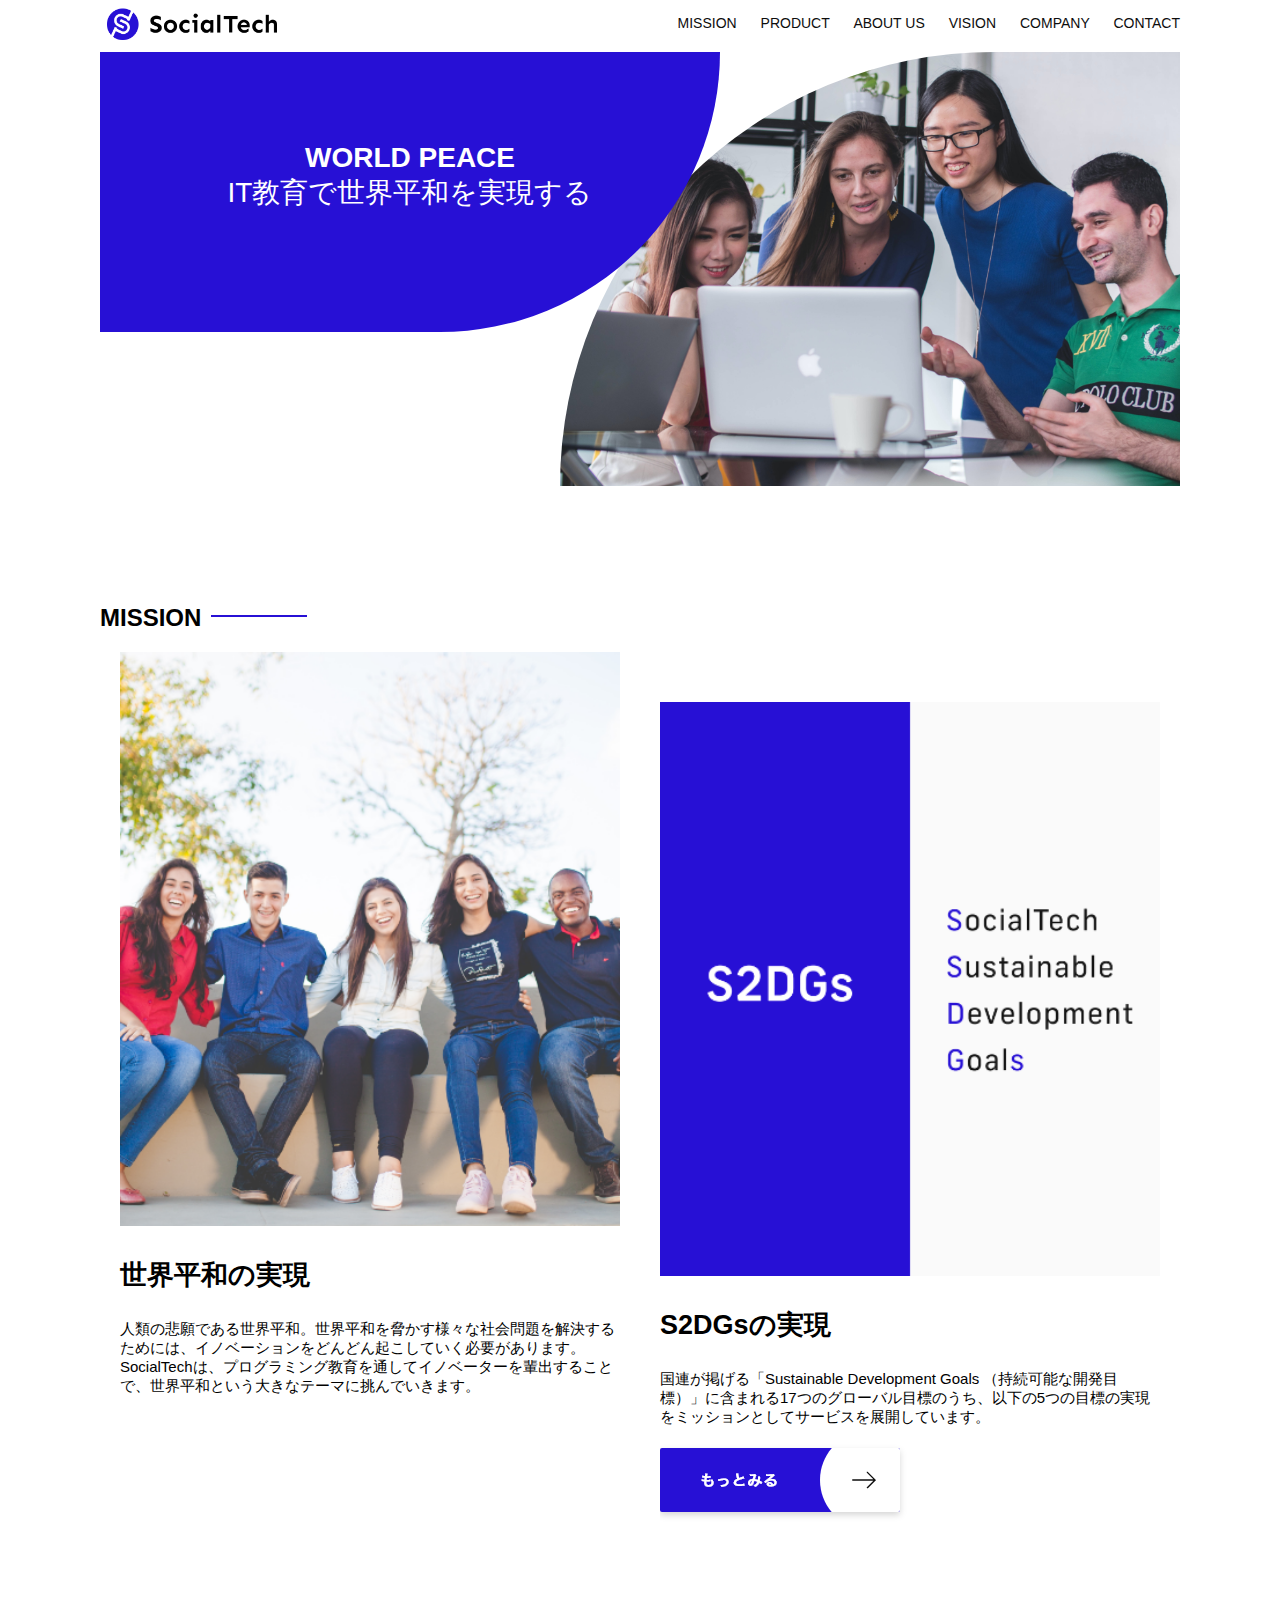
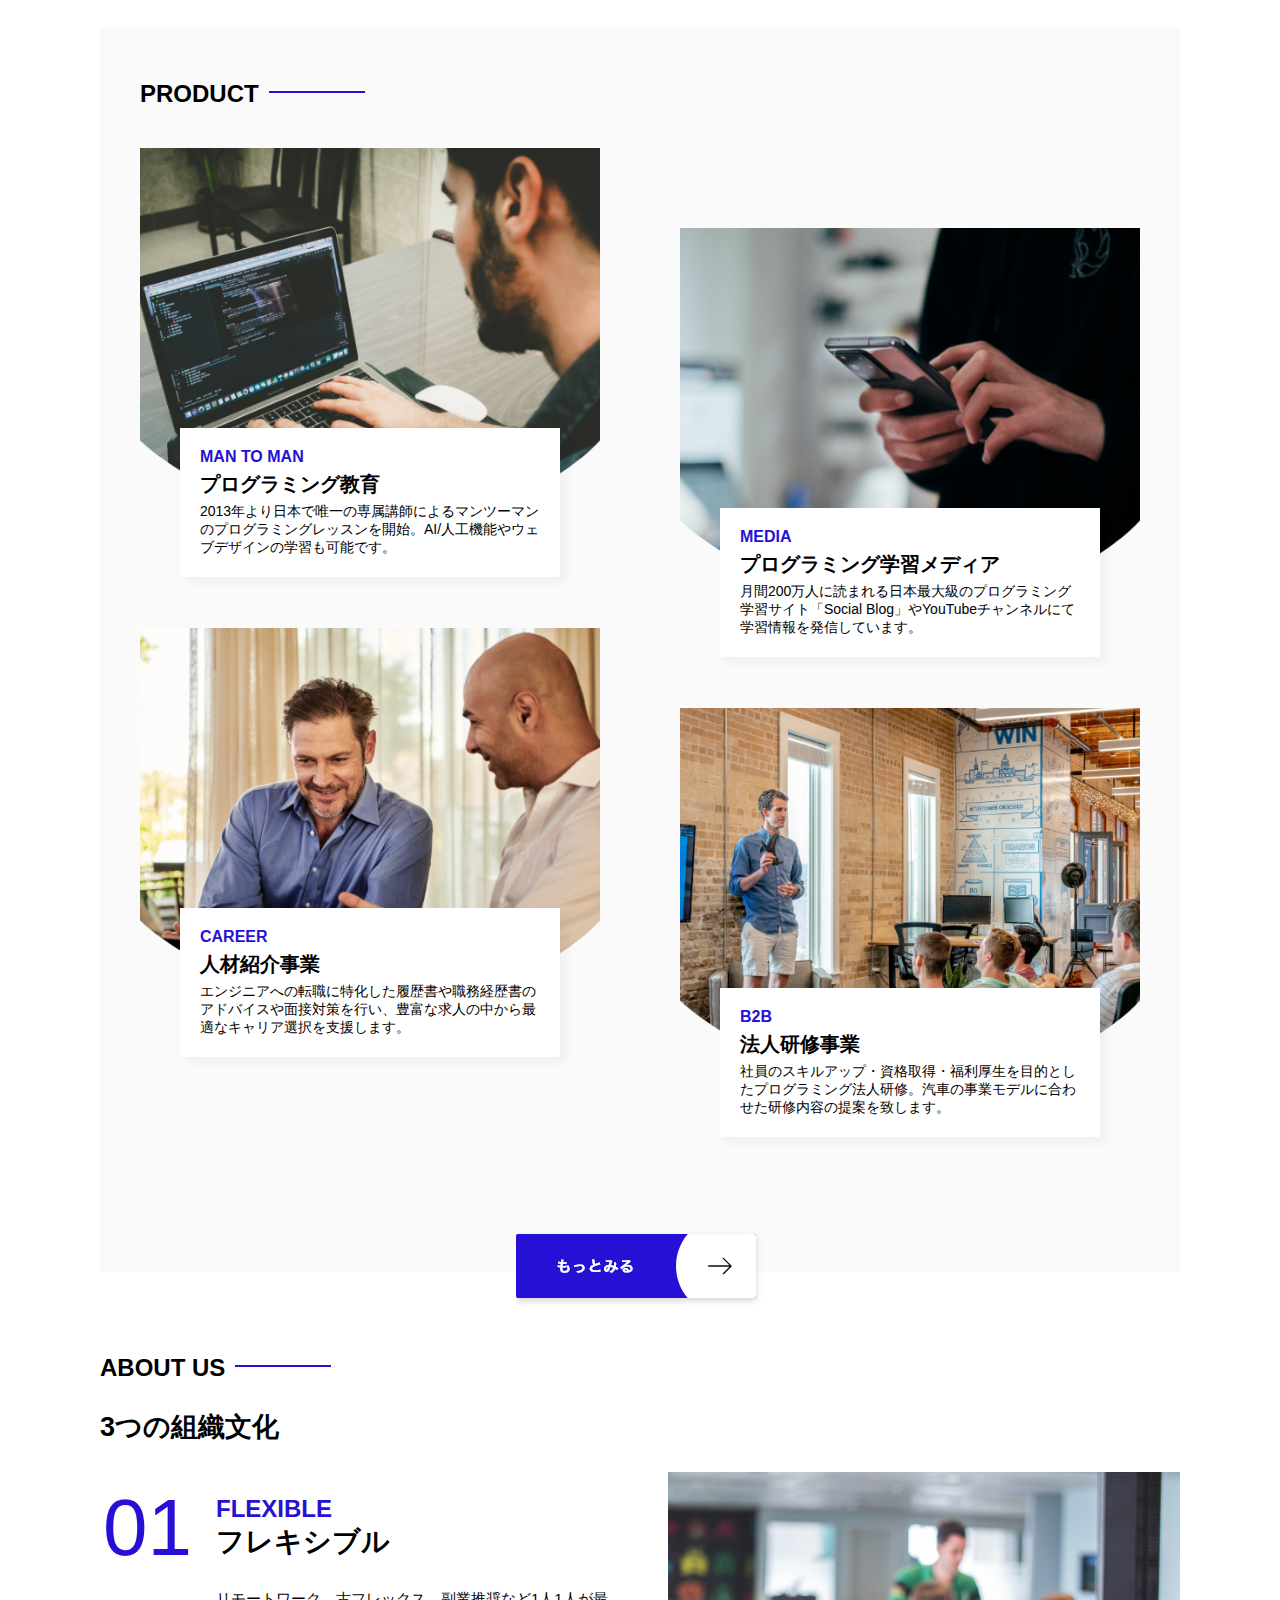
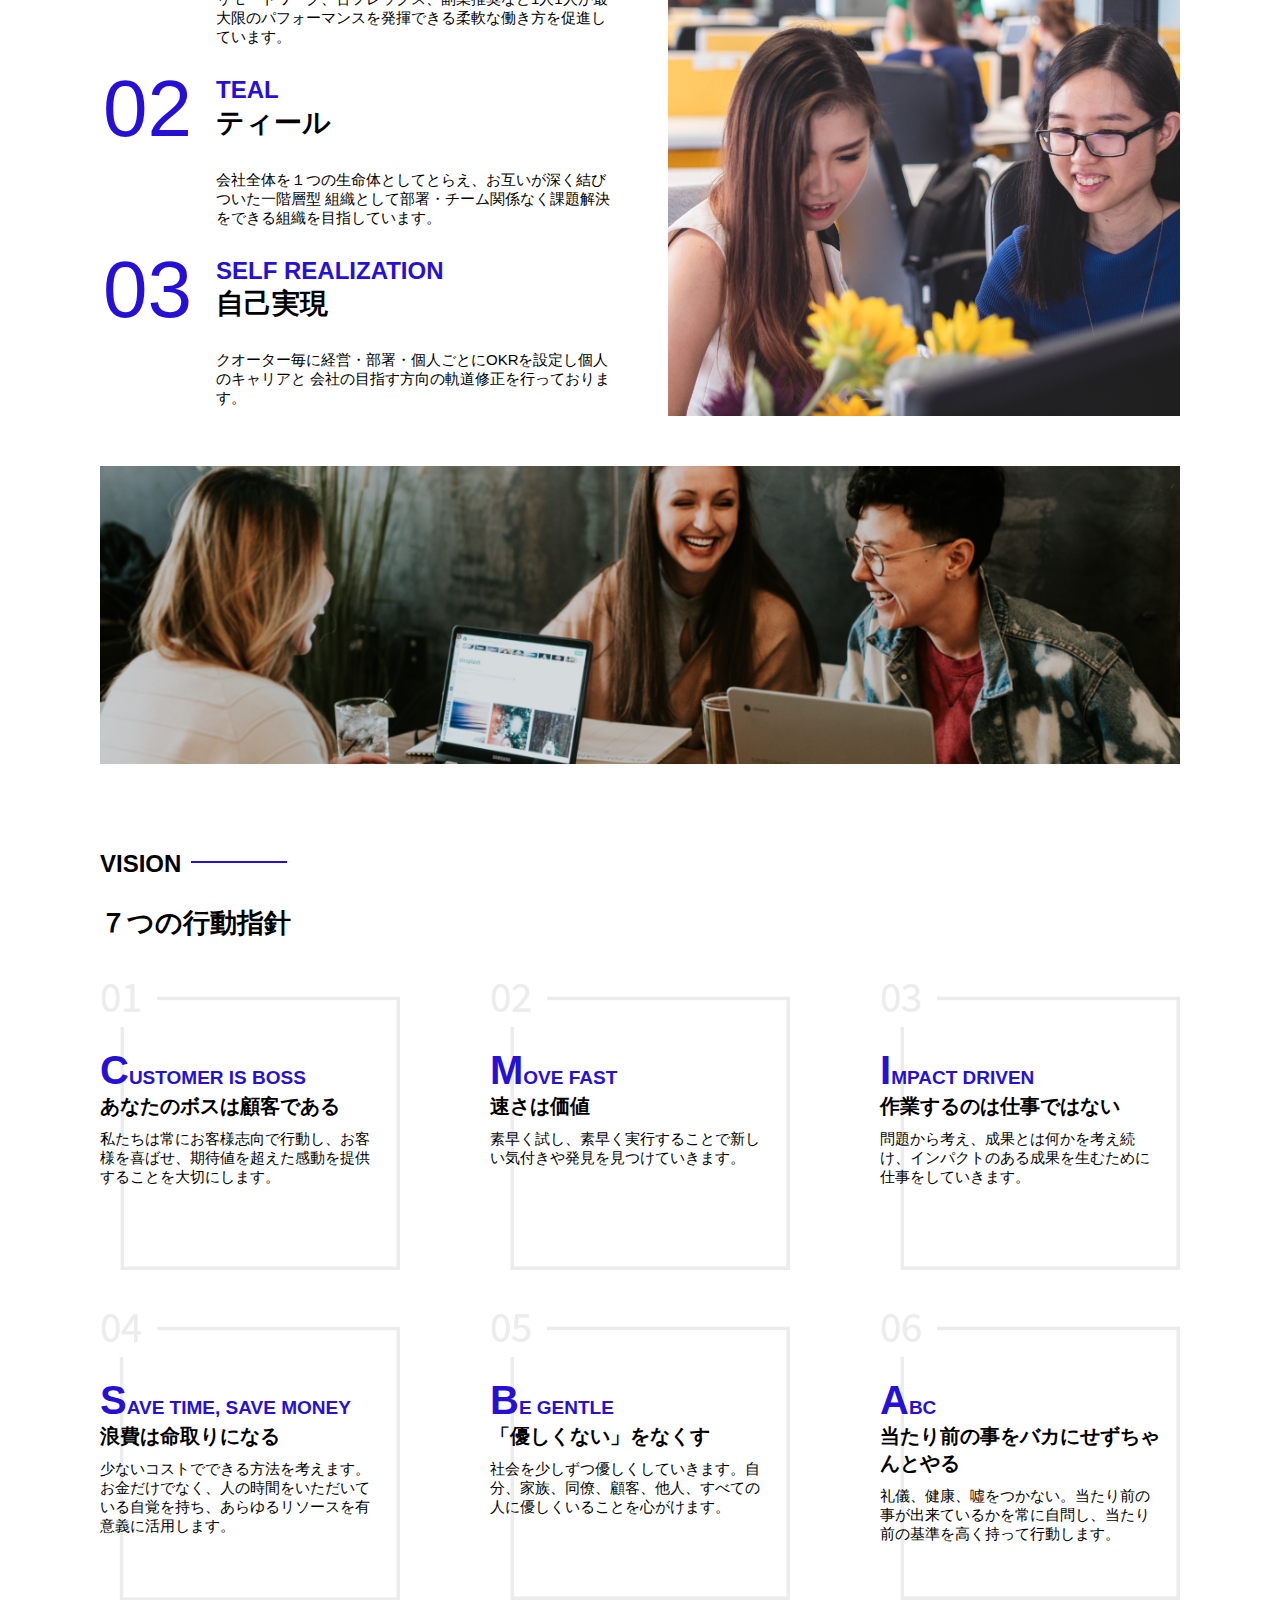
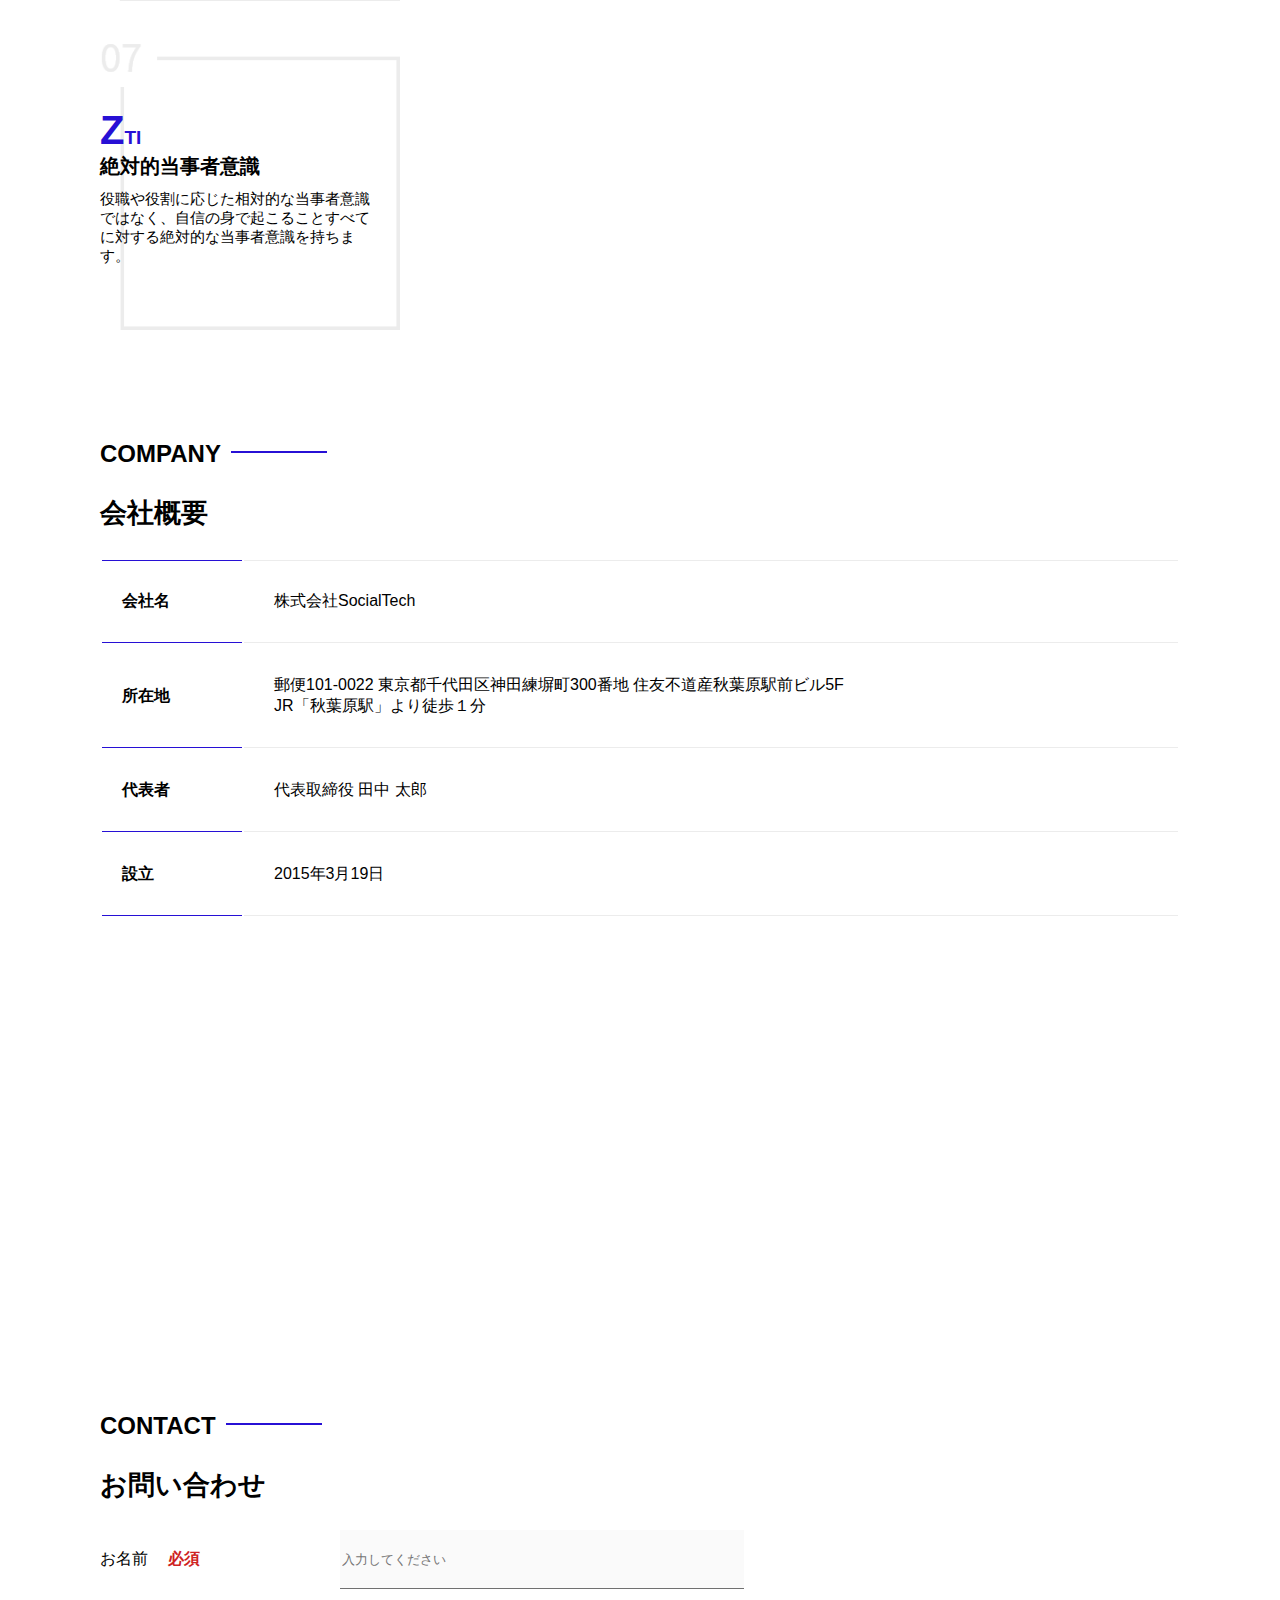
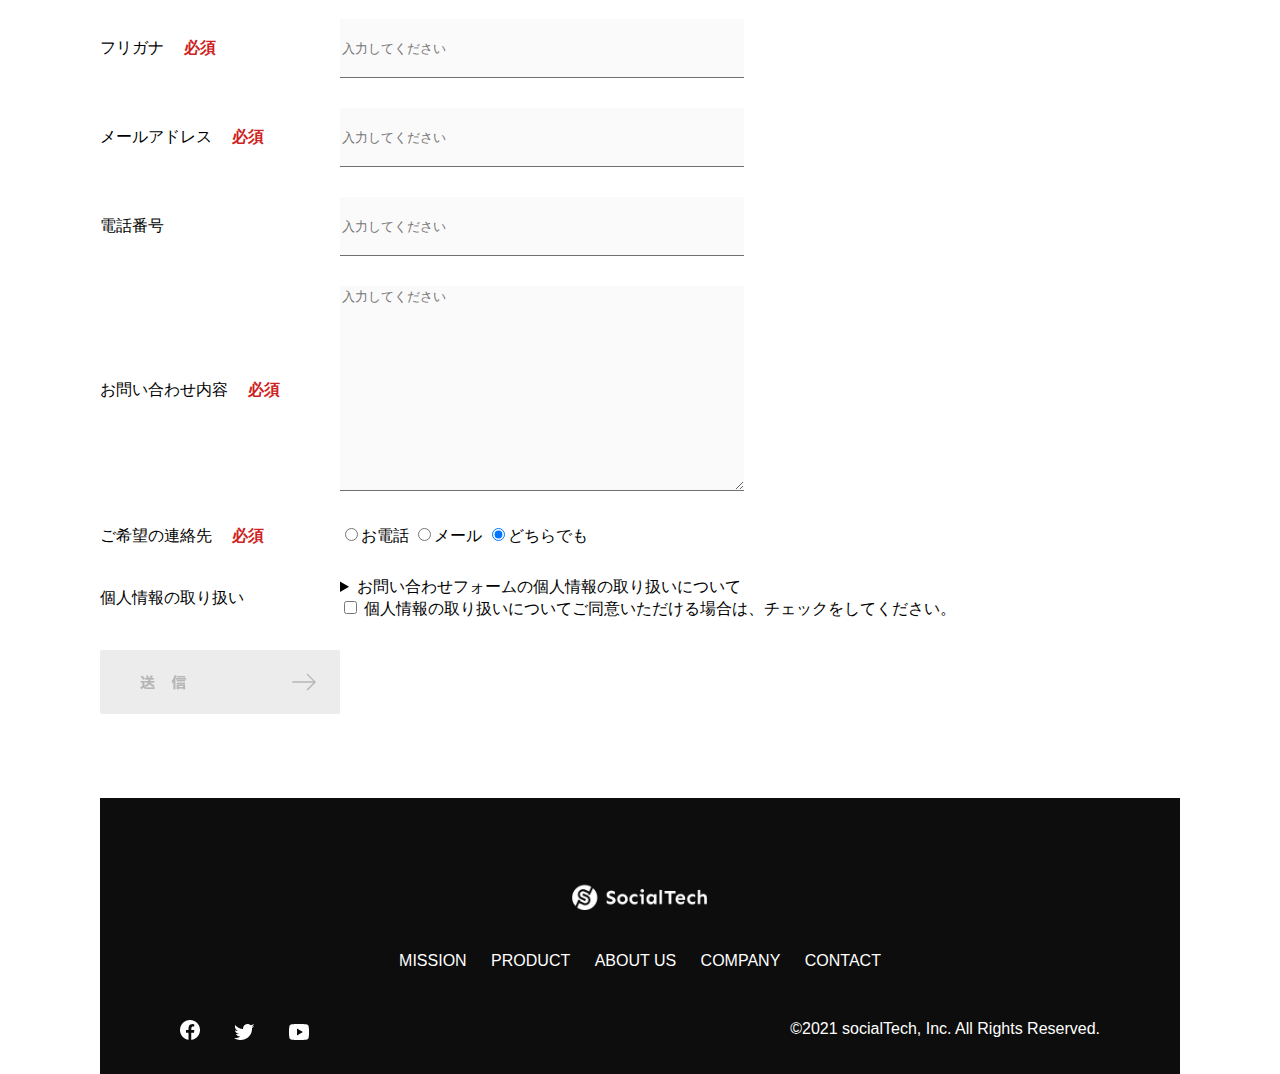
<file: index.html>
<!DOCTYPE html>
<html>
  <head>
    <title>socialTech</title>
    <meta charset="utf-8">
    <meta name="description" content="socialTechはEdTech業界のリーディングカンパニーを目指します。">
    <meta name="viewport" content="width=device-width,initial-scale=1.0">
    <link rel="stylesheet" href="style.css">
    <style>
      img:not([alt]){
        border: 10px solid red;
      }
    </style>
  </head>
  <body>
    <!--ヘッダー-->
    <header>
      <!--ロゴ-->
      <a href="index.html" id="logo"><img src="images/logo.png" alt="トップページに戻る"></a>
   
      <!-- PC用ナビゲーション -->
      <nav id="nav-pc">
        <a href="mission.html">MISSION</a>
        <a href="product.html">PRODUCT</a>
        <a href="index.html#aboutus">ABOUT US</a>
        <a href="index.html#vision">VISION</a>
        <a href="index.html#company">COMPANY</a>
        <a href="index.html#contact">CONTACT</a>
      </nav>
     <!--スマホ用メニューボタン-->
     <img id="menu-sp" src="images/button-menu.png" alt="ナビゲーションを開く" onclick="document.getElementById('nav-sp').style.display = 'block'">
      <!--スマホ用ナビゲーション-->
      <nav id="nav-sp">
        <img id="close" src="images/button-close.png" alt="ナビゲーションを閉じる"onclick="document.getElementById('nav-sp').style.display='none'"><img src="images/logo-sp.png"alt="トップページに戻る"></a>
        <a id="logo-sp" href="index.html"onclick="document.getElementById('nav-sp').style.display='none'"><img src="images/logo-sp.png"alt="トップページに戻る"></a>
        <a class="menu" href="mission.html" onclick="document.getElementById('nav-sp').style.display = 'none'">MISSION</a>
        <a class="menu" href="product.html" onclick="document.getElementById('nav-sp').style.display = 'none'">PRODUCT</a>
        <a class="menu" href="index.html#aboutus" onclick="document.getElementById('nav-sp').style.display = 'none'">ABOUT
          US</a>
        <a class="menu" href="index.html#vision"
          onclick="document.getElementById('nav-sp').style.display = 'none'">VISION</a>
        <a class="menu" href="index.html#company"
          onclick="document.getElementById('nav-sp').style.display = 'none'">COMPANY</a>
        <a class="menu" href="index.html#contact"
          onclick="document.getElementById('nav-sp').style.display = 'none'">CONTACT</a>
        <div id="sns">
          <a href="https://www.facebook.com/sejuku2013"><img src="images/button-facebook.png" alt="Facebookのリンク"></a>
          <a href="https://twitter.com/samuraijuku"><img src="images/button-twitter.png" alt="Twitterのリンク"></a>
          <a href="https://www.youtube.com/channel/UCCFOQO5aDK0xXam4cUQXT8g"><img src="images/button-youtube.png" alt="YouTubeのリンク"></a>
        </div>
      </nav>
    </header>
    <main>
      <article>
        <!-- メインビジュアル -->
        <section id="main-visual">
          <div id="main-message">
            <h1>WORLD PEACE</h1>
            <p>IT教育で世界平和を実現する</p>
          </div>
          <img src="images/index/index-main.png" alt="PCの周りに集まる多国籍の仲間たち">
        </section>
        <!--ミッション-->
        <section id="mission">
          <h2 class="index-h2">MISSION</h2>
          <div id="mission-flex">
            <div>
              <img id="mission-photo" src="images/index/index-mission.png"alt="屋外のベンチで写真を撮影する多国籍の仲間たち">
              <h3>世界平和の実現</h3>
              <p>
                人類の悲願である世界平和。世界平和を脅かす様々な社会問題を解決するためには、イノベーションをどんどん起こしていく必要があります。SocialTechは、プログラミング教育を通してイノベーターを輩出することで、世界平和という大きなテーマに挑んでいきます。
              </p>
            </div>
            <div>
              <img id="s2dgs" src="images/index/s2dgs.png" alt="S2DGs">
              <h3>S2DGsの実現</h3>
              <p>国連が掲げる「Sustainable Development Goals （持続可能な開発目標）」に含まれる17つのグローバル目標のうち、以下の5つの目標の実現をミッションとしてサービスを展開しています。</p>
              <a href="mission.html">
                <img src="images/button-more.png" alt="もっとみる">
              </a>
            </div>
          </div>
        </section>
        <!--プロダクト-->
        <section id="product">
          <h2 class="index-h2">PRODUCT</h2>
          <div>
            <div id="product-left">
              <div>
                <img class="product-photo" src="images/index/index-mantoman.png" alt="PCでコードを書く男性">
                <div class="product-explain">
                  <span>MAN TO MAN</span>
                  <h3>プログラミング教育</h3>
                  <p>2013年より日本で唯一の専属講師によるマンツーマンのプログラミングレッスンを開始。AI/人工機能やウェブデザインの学習も可能です。</p>
                </div>
              </div>
              <div>
                <img class="product-photo" src="images/index/index-career.png" alt="笑顔で話し合う2人の男性">
                <div class="product-explain">
                  <span>CAREER</span>
                  <h3>人材紹介事業</h3>
                  <p>エンジニアへの転職に特化した履歴書や職務経歴書のアドバイスや面接対策を行い、豊富な求人の中から最適なキャリア選択を支援します。</p>
                </div>
              </div>
            </div>
            <div id="product-right">
              <div>
                <img class="product-photo" src="images/index/index-media.png" alt="スマートフォンを操作する人">
                <div class="product-explain">
                  <span>MEDIA</span>
                  <h3>プログラミング学習メディア</h3>
                  <p>月間200万人に読まれる日本最大級のプログラミング学習サイト「Social Blog」やYouTubeチャンネルにて学習情報を発信しています。</p>
                </div>
              </div>
              <div>
                <img class="product-photo" src="images/index/index-b2b.png" alt="講演中の男性とそれを聞く人々">
                <div class="product-explain">
                  <span>B2B</span>
                  <h3>法人研修事業</h3>
                  <p>社員のスキルアップ・資格取得・福利厚生を目的としたプログラミング法人研修。汽車の事業モデルに合わせた研修内容の提案を致します。</p>
                </div>
              </div>
            </div>
          </div>
          <div>
            <a id="product-more" href="product.html">
              <img src="images/button-more.png" alt="もっとみる">
            </a>
          </div>
        </section>
        <!--ABOUT US-->
        <section id="aboutus">
          <h2 class="index-h2">ABOUT US</h2>
          <h3>3つの組織文化</h3>
          <div>
            <table class="culture-table">
              <tr>
                <td>
                  <span class="culture-num">01</span>
                </td>
                <td>
                  <span class="culture-en">FLEXIBLE</span>
                  <span class="culture-jp">フレキシブル</span>
                </td>
              </tr>
              <tr>
                <td>
                  <!--空のセル-->
                </td>
                <td>
                  <p class="culture-description">
                    リモートワーク、古フレックス、副業推奨など1人1人が最大限のパフォーマンスを発揮できる柔軟な働き方を促進しています。
                  </p>
                </td>
              </tr>
              <tr>
                <td>
                  <span class="culture-num">02</span>
                </td>
                <td>
                  <span class="culture-en">TEAL</span>
                  <span class="culture-jp">ティール</span>
                </td>
              </tr>
              <tr>
                <td>
                  <!--空のセル-->
                </td>
                <td>
                  <p class="culture-description">
                    会社全体を１つの生命体としてとらえ、お互いが深く結びついた一階層型
                    組織として部署・チーム関係なく課題解決をできる組織を目指しています。
                  </p>
                </td>
              </tr>
              <tr>
                <td>
                  <span class="culture-num">03</span>
                </td>
                <td>
                  <span class="culture-en">SELF REALIZATION</span>
                  <span class="culture-jp">自己実現</span>
                </td>
              </tr>
              <tr>
                <td>
                  <!--空のセル-->
                </td>
                <td>
                  <p class="culture-description">
                    クオーター毎に経営・部署・個人ごとにOKRを設定し個人のキャリアと
                    会社の目指す方向の軌道修正を行っております。
                  </p>
                </td>
              </tr>
            </table>
            <img class="culture-img" src="images/index/index-aboutus1.png" alt="笑顔で話し合う２人の女性">
          </div>
          <img class="culture-img2" src="images/index/index-aboutus2.png" alt="笑顔で話し合う３人の男女">
        </section>
        <!--VISION-->
        <section id="vision">
          <h2 class="index-h2">VISION</h2>
          <h3>７つの行動指針</h3>
          <div>
            <div class="vision-box">
              <img src="images/index/vision-01.png" alt="01">
              <span>
                <h4>CUSTOMER IS BOSS</h4>
                <h5>あなたのボスは顧客である</h5>
                <p>私たちは常にお客様志向で行動し、お客様を喜ばせ、期待値を超えた感動を提供することを大切にします。</p>
              </span>
            </div>
            <div class="vision-box">
              <img src="images/index/vision-02.png" alt="02">
              <span>
                <h4>MOVE FAST</h4>
                <h5>速さは価値</h5>
                <p>素早く試し、素早く実行することで新しい気付きや発見を見つけていきます。</p>
              </span>
            </div>
            <div class="vision-box">
              <img src="images/index/vision-03.png" alt="03">
              <span>
                <h4>IMPACT DRIVEN</h4>
                <h5>作業するのは仕事ではない</h5>
                <p>問題から考え、成果とは何かを考え続け、インパクトのある成果を生むために仕事をしていきます。</p>
              </span>
            </div>
            <div class="vision-box">
              <img src="images/index/vision-04.png" alt="04">
              <span>
                <h4>SAVE TIME, SAVE MONEY</h4>
                <h5>浪費は命取りになる</h5>
                <p>少ないコストでできる方法を考えます。お金だけでなく、人の時間をいただいている自覚を持ち、あらゆるリソースを有意義に活用します。</p>
              </span>
            </div>
            <div class="vision-box">
              <img src="images/index/vision-05.png" alt="05">
              <span>
                <h4>BE GENTLE</h4>
                <h5>「優しくない」をなくす</h5>
                <p>社会を少しずつ優しくしていきます。自分、家族、同僚、顧客、他人、すべての人に優しくいることを心がけます。</p>
              </span>
            </div>
            <div class="vision-box">
              <img src="images/index/vision-06.png" alt="06">
              <span>
                <h4>ABC</h4>
                <h5>当たり前の事をバカにせずちゃんとやる</h5>
                <p>礼儀、健康、噓をつかない。当たり前の事が出来ているかを常に自問し、当たり前の基準を高く持って行動します。</p>
              </span>
            </div>
            <div class="vision-box">
              <img src="images/index/vision-07.png" alt="07">
              <span>
                <h4>ZTI</h4>
                <h5>絶対的当事者意識</h5>
                <p>役職や役割に応じた相対的な当事者意識ではなく、自信の身で起こることすべてに対する絶対的な当事者意識を持ちます。</p>
              </span>
            </div>
          </div>
        </section>
        <!--COMPANY-->
        <section id="company">
          <h2 class="index-h2">COMPANY</h2>
          <h3>会社概要</h3>
            <table id="company-table">
              <tr>
                <th class="tableheader-first">会社名</th>
                <td class="cell-first">株式会社SocialTech</td>
              </tr>
              <tr>
                <th class="tableheader">所在地</th>
                <td class="cell">郵便101-0022 東京都千代田区神田練塀町300番地 住友不道産秋葉原駅前ビル5F<br>JR「秋葉原駅」より徒歩１分</td>
              </tr>
              <tr>
                <th class="tableheader">代表者</th>
                <td class="cell">代表取締役 田中 太郎</td>
              </tr>
              <tr>
                <th class="tableheader">設立</th>
                <td class="cell">2015年3月19日</td>
              </tr>
            </table>
            <iframe
              src="https://www.google.com/maps/embed?pb=!1m18!1m12!1m3!1d3240.068678112338!2d139.77207767525135!3d35.6999275289476!2m3!1f0!2f0!3f0!3m2!1i1024!2i768!4f13.1!3m3!1m2!1s0x60188fee13660e23%3A0x77137876edf742ac!2z5L2P5Y-L5LiN5YuV55Sj56eL6JGJ5Y6f6aeF5YmN44OT44Or!5e0!3m2!1sja!2sjp!4v1720153213448!5m2!1sja!2sjp"
               style="border:0;" allowfullscreen="" loading="lazy" >
            </iframe>
        </section>
        <!--お問い合わせフォーム-->
        <section id="contact">
          <h2 class="index-h2">CONTACT</h2>
          <h3>お問い合わせ</h3>
          <form>
            <div>
              <div class="contact-heading">
                <label class="contact-label">お名前<span class="contact-span">必須</span></label>
              </div>
              <div>
                <input type="text" name="name" placeholder="入力してください" class="contact-textbox">
              </div>
            </div>
            <div>
              <div class="contact-heading">
                <label class="contact-label">フリガナ<span class="contact-span">必須</span></label>
              </div>
                <input type="text" name="hurigana" placeholder="入力してください" class="contact-textbox">
              </div>
            </div>
            <div>
              <div class="contact-heading">
                <label class="contact-label">メールアドレス<span class="contact-span">必須</span></label>
              </div>
              <div>
               <input type="text" name="email" placeholder="入力してください" class="contact-textbox">
              </div>
            </div>
            <div>
              <div class="contact-heading">
                <label class="contact-label">電話番号</label>
              </div>
              <div>
                <input type="text" name="tel" placeholder="入力してください" class="contact-textbox">
              </div>
            </div>
            <div>
              <div class="contact-heading">
                <label class="contact-label">お問い合わせ内容<span class="contact-span">必須</span></label>
              </div>
              <div>
                <textarea class="contact-textarea" placeholder="入力してください" name="message"></textarea>
              </div>
            </div>
            <div>
              <div class="contact-heading">
                <label class="contact-label">ご希望の連絡先<span class="contact-span">必須</span></label>
              </div>
              <div>
                <input class="radiobutton" type="radio" value="tel" name="contact" checked><label>お電話</label>
                <input class="radiobutton" type="radio" value="mail" name="contact" checked><label>メール</label>
                <input class="radiobutton" type="radio" value="both" name="contact" checked><label>どちらでも</label>
              </div>
            </div>
            <div>
              <div class="contact-heading">
                <label class="contact-label">個人情報の取り扱い</label>
              </div>
              <div>
                <details>
                  <summary>お問い合わせフォームの個人情報の取り扱いについて</summary>
                  <div>
                    <span>1.組織の名称または氏名</span><br>
                    株式会社SocialTech<br><br>
                    <span>２．個人情報保護管理者（若しくはその代理人）の氏名又は職名、所属及び連絡先
                    鈴木 一郎 コーポレート部</span><br>
                    メールアドレス：samurai@example.com<br>
                    TEL：03-1234-5678<br>
                    <span>３．個人情報の利用目的</span><br>
                    ・本サービス及び本サービスに関連する情報の提供又はそれらに関する連絡のため<br>
                    ・ユーザーの本人確認のため<br>
                    ・当社サービスのご案内のため<br>
                    ・当社の商品等の広告または宣伝（電子メールによるものを含むものとします。）<br><br>
                    <span>４．個人情報の取り扱い業務の委託</span><br>
                    個人情報の取扱業務の全部または一部を外部に業務委託する場合があります。<br>
                    その際、弊社は、個人情報を適切に保護できる管理体制を敷き実行していることを条件として<br>
                    委託先を厳選したうえで、機密保持契約を委託先と締結し、お客様の個人情報を厳密に管理させます。<br><br>
                    <span>５．個人情報の開示等の請求</span><br>
                    お客様は、弊社に対してご自身の個人情報の開示等（利用目的の通知、開示、内容の訂正・追加・削除、利用の停止または消去、第三者への提供の停止）に関して、当社問合わせ窓口に申し出ることができます。<br>
                    その際、弊社はお客様ご本人を確認させていただいたうえで、合理的な期間内に対応いたします。<br><br>
                    なお、個人情報に関する弊社問合わせ先は、次の通りです。<br><br>
                    株式会社SocialTech　個人情報問合せ窓口<br>
                    〒101-0022 東京都千代田区神田練塀町300番地 住友不動産秋葉原駅前ビル5F<br>
                    メールアドレス：samurai@example.com　TEL：03-1234-5678<br><br>
                    <span>６．個人情報を提供されることの任意性について</span> <br><br>
                    お客様がご自身の個人情報を弊社に提供されるか否かは、お客様のご判断によりますが、もしご提供されない場合には、適切なサービスが提供できない場合がありますので予めご了承ください。
                  </div>
                </details>
                <input type="checkbox" name="agree">
                <span>個人情報の取り扱いについてご同意いただける場合は、チェックをしてください。</span>
              </div>
            </div>
            <input type="image" src="images/button-submit.png" alt="送信する">
          </form>
        </section>
      </article>
      <footer>
        <div id="footer-logo">
          <img src="images/logo-sp.png" alt="socialTech">
        </div>
        <div id="footer-link">
          <a href="mission.html">MISSION</a>
          <a href="product.html">PRODUCT</a>
          <a href="index.html#aboutus">ABOUT US</a>
          <a href="index.html#vision">COMPANY</a>
          <a href="index.html#contact">CONTACT</a>
        </div>
        <div id="sns-footer">
          <a href="https://www.facebook.com/sejuku2013"><img src="images/button-facebook.png"alt="Facebookのリンク"></a>
          <a href="https://www.twitter.com/samuraijuku"><img src="images/button-twitter.png" alt="twitterのリンク"></a>
          <a href="https://www.youtube.com/channel/UCCFOQO5aDK0xXam4cUQXT8g"><img src="images/button-youtube.png" alt="YouTubeのリンク"></a>
          <span id="copyright">&copy;2021 socialTech, Inc. All Rights Reserved. </span>
        </div>
      </footer>
    </main>
  </body>
</html>
</file>
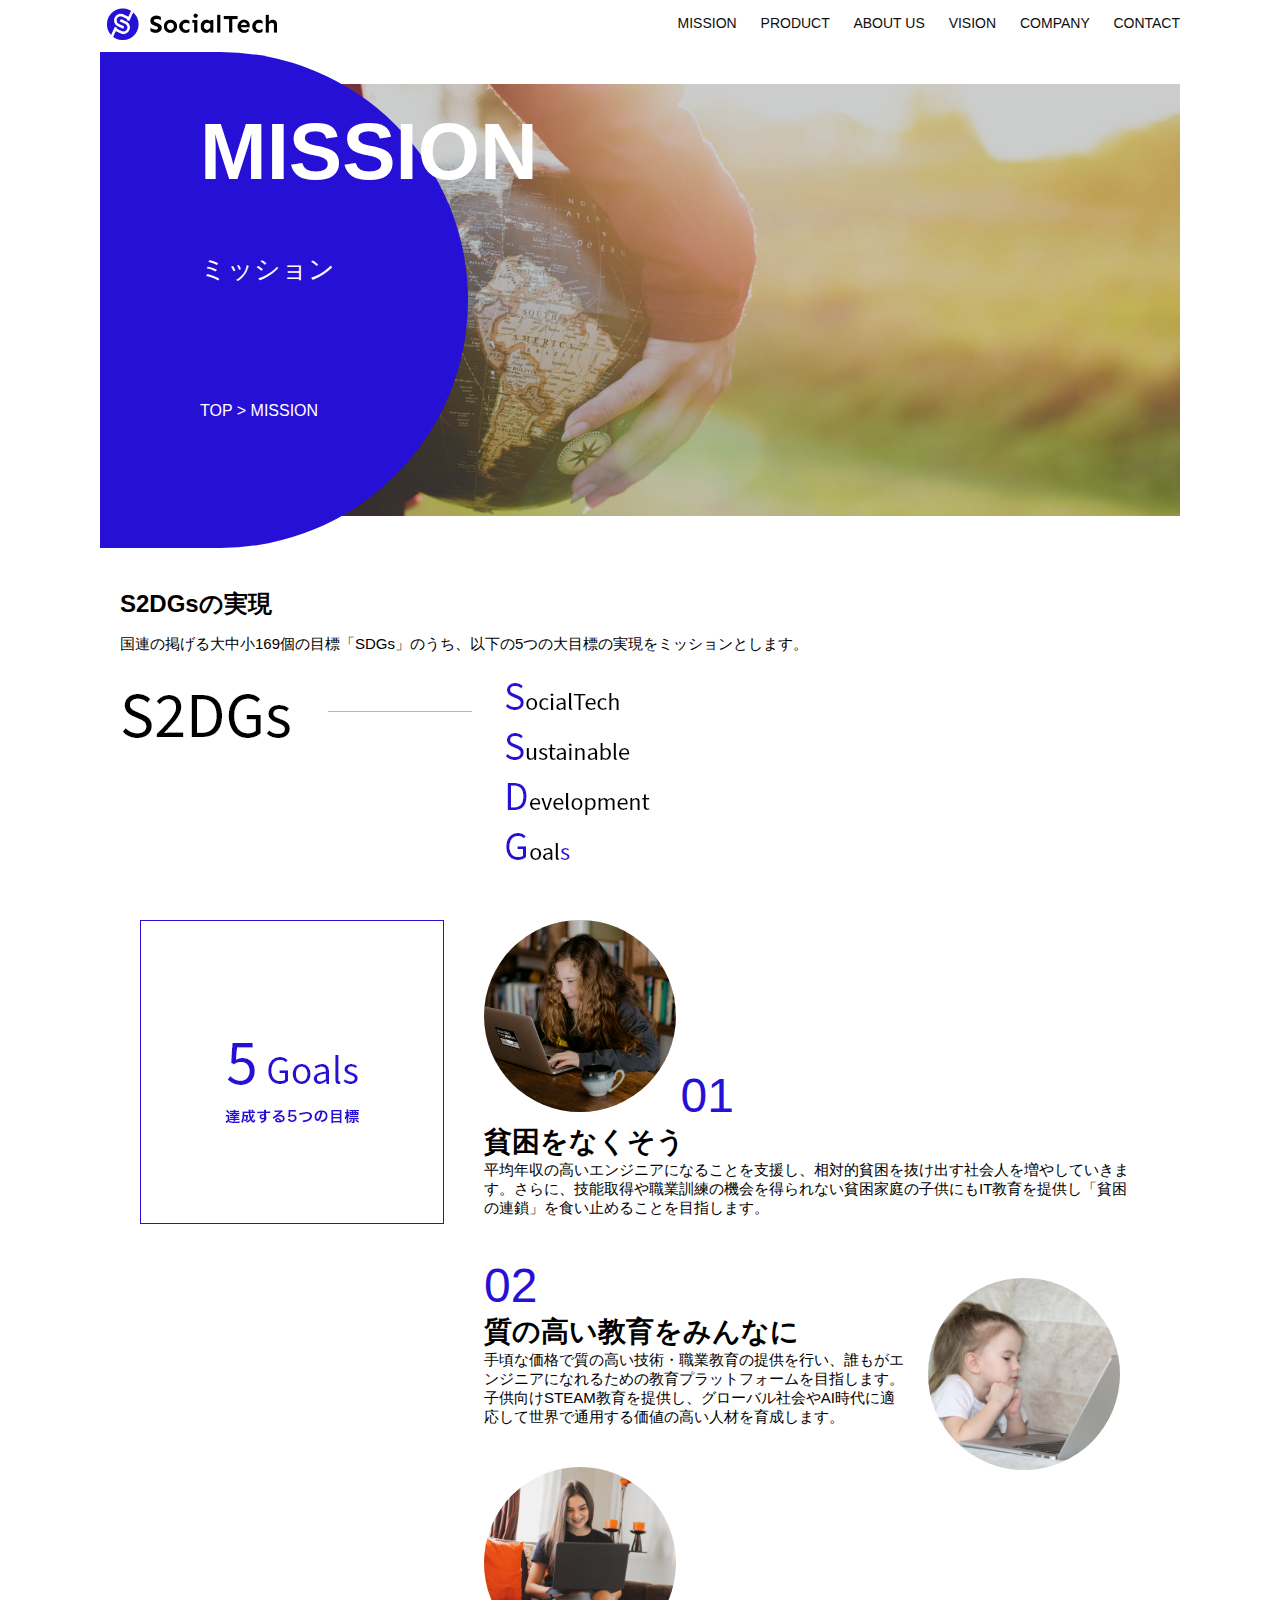
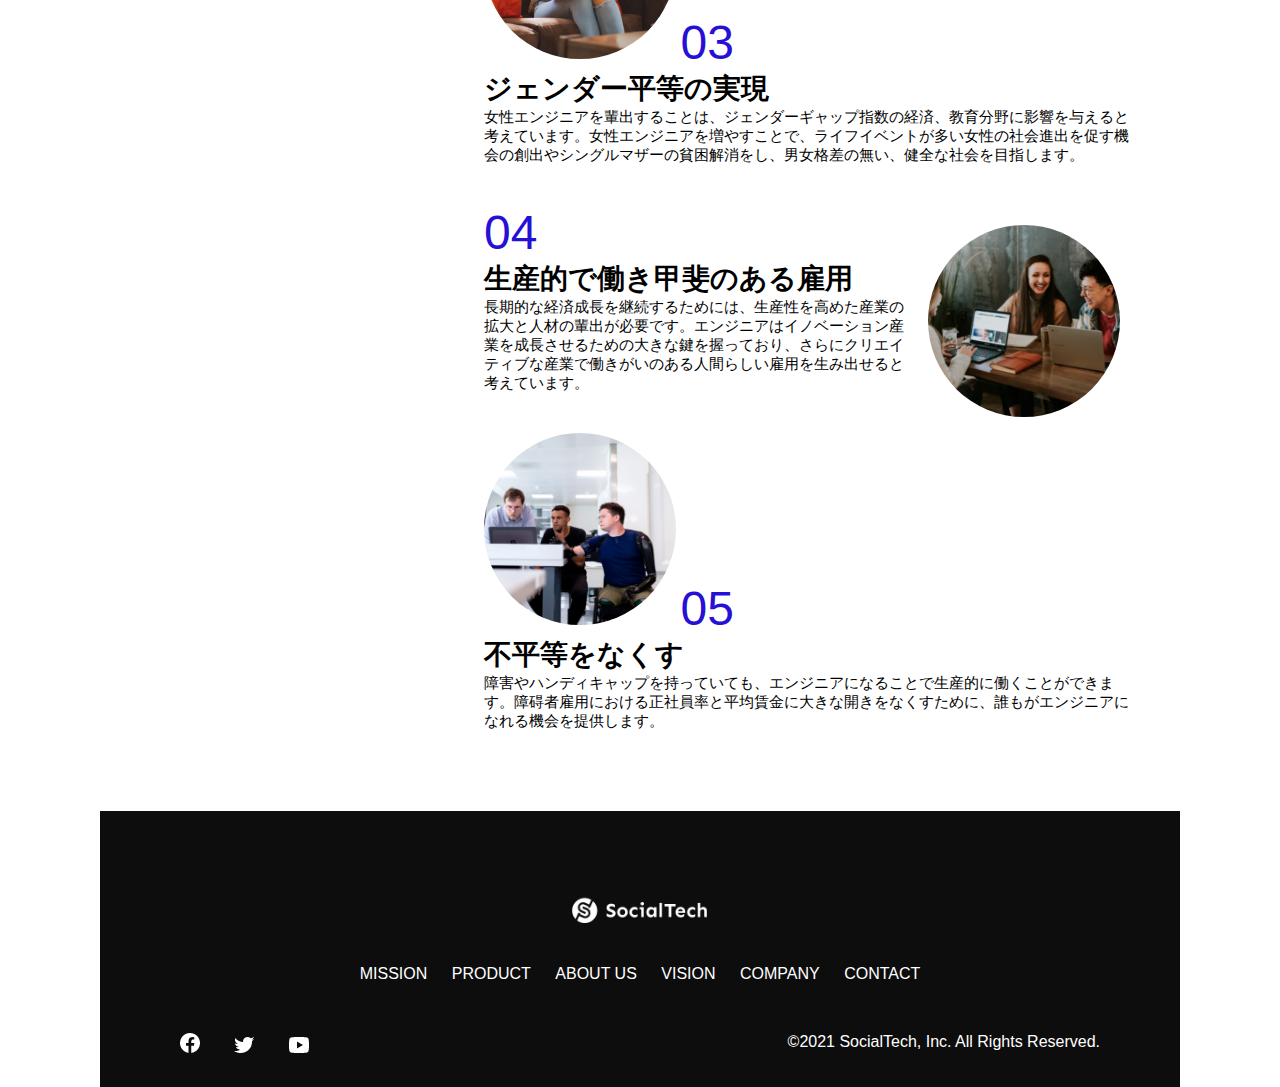
<file: mission.html>
<!DOCTYPE html>
<html>
  <head>
    <title>SocialTech - MISSION ミッション -</title>
    <meta charset="UTF-8">
    <meta name="description" content="SocialTechが目指す５つの目標(S2DGs）を紹介します">
    <meta name="viewport" content="width=device-width, initial-scale=1.0">
    <link rel="stylesheet" href="style.css">
    <style>
      img:not([alt]) {
        border: 10px solid red;
      }
    </style>
  </head>

  <body>
    <!--ヘッダー-->
    <header>
      <!--ロゴ-->
      <a href="index.html" id="logo"><img src="images/logo.png" alt="トップページに戻る"></a>
      
      <!--PC用ナビゲーション-->
      <nav id="nav-pc">
        <a href="mission.html">MISSION</a>
        <a href="product.html">PRODUCT</a>
        <a href="index.html#aboutus">ABOUT US</a>
        <a href="index.html#vision">VISION</a>
        <a href="index.html#company">COMPANY</a>
        <a href="index.html#contact">CONTACT</a>
      </nav>

      <!--スマホ用メニューボタン-->
      <img id="menu-sp" src="images/button-menu.png" alt="ナビゲーションを開く" onclick="document.getElementById('nav-sp').style.display = 'block'">

      <!--スマホ用ナビゲーション-->
      <nav id="nav-sp">
        <img id="close" src="images/button-close.png" alt="ナビゲーションを閉じる" onclick="document.getElementById('nav-sp').style.display = 'none'">
        <a id="logo-sp" href="index.html" onclick="document.getElementById('nav-sp').style.display = 'none'"><img src="images/logo-sp.png" alt="トップページに戻る"></a>
        <a class="menu" href="mission.html" onclick="document.getElementById('nav-sp').style.display = 'none'">MISSION</a>
        <a class="menu" href="product.html" onclick="document.getElementById('nav-sp').style.display = 'none'">PRODUCT</a>
        <a class="menu" href="index.html#aboutus" onclick="document.getElementById('nav-sp').style.display = 'none'">ABOUT US</a>
        <a class="menu" href="index.html#vision" onclick="document.getElementById('nav-sp').style.display = 'none'">COMPANY</a>
        <a class="menu" href="index.html#company" onclick="document.getElementById('nav-sp').style.display = 'none'">CONTACT</a>
        <div id="sns">
          <a href="https://twitter.com/samuraijuku"><img src="images/button-twitter.png" alt="Twitterのリンク"></a>
          <a href="https://www.youtube.com/channel/UCCFOQO5aDK0xXam4cUQXT8g"><img src="images/button-youtube.png" alt="YouTubeのリンク"></a>
        </div>
      </nav>
    </header>
    <main>
      <article>
        <section id="mission-main">
          <div id="mission-title">
            <h1>MISSION</h1>
            <span>ミッション</span>
            <div>TOP > MISSION</div>
          </div>
        </section>
        <section id="mission-s2dgs">
        <h2 class="mission-h2">S2DGsの実現</h2>
        <p>国連の掲げる大中小169個の目標「SDGs」のうち、以下の5つの大目標の実現をミッションとします。</p>
        <img src="images/mission/mission-s2dgs.png" alt="S2DGs">
        </section>
        <section id="mission-5goals">
          <div>
            <img id="s2dgs-image" src="images/mission/mission-5goals.png" alt="5goals">
          </div>
          <div>
            <div>
              <img class="fivegoals-image-left" src="images/mission/mission-5goals01.png" alt="PCを操作する女の子">
              <span class="fivegoals-number">01</span>
              <h3 class="fivegoals-h3">貧困をなくそう</h3>
              <p class="fivegoals-p">
                平均年収の高いエンジニアになることを支援し、相対的貧困を抜け出す社会人を増やしていきます。さらに、技能取得や職業訓練の機会を得られない貧困家庭の子供にもIT教育を提供し「貧困の連鎖」を食い止めることを目指します。
              </p>
            </div>

            <div>
              <img class="fivegoals-image-right" src="images/mission/mission-5goals02.png" alt="PCを見つめる小さい女の子">
              <span class="fivegoals-number">02</span>
              <h3 class="fivegoals-h3">質の高い教育をみんなに</h3>
              <p class="fivegoals-p">
                手頃な価格で質の高い技術・職業教育の提供を行い、誰もがエンジニアになれるための教育プラットフォームを目指します。子供向けSTEAM教育を提供し、グローバル社会やAI時代に適応して世界で通用する価値の高い人材を育成します。
              </p>
            </div>

            <div>
              <img class="fivegoals-image-left" src="images/mission/mission-5goals03.png" alt="PCを操作する女性">
              <span class="fivegoals-number">03</span>
              <h3 class="fivegoals-h3">ジェンダー平等の実現</h3>
              <p class="fivegoals-p">
                女性エンジニアを輩出することは、ジェンダーギャップ指数の経済、教育分野に影響を与えると考えています。女性エンジニアを増やすことで、ライフイベントが多い女性の社会進出を促す機会の創出やシングルマザーの貧困解消をし、男女格差の無い、健全な社会を目指します。
              </p>
            </div>

            
            <div>
              <img class="fivegoals-image-right" src="images/mission/mission-5goals04.png" alt="笑顔で話し合う3人の男女">
              <span class="fivegoals-number">04</span>
              <h3 class="fivegoals-h3">生産的で働き甲斐のある雇用</h3>
              <p class="fivegoals-p">
                長期的な経済成長を継続するためには、生産性を高めた産業の拡大と人材の輩出が必要です。エンジニアはイノベーション産業を成長させるための大きな鍵を握っており、さらにクリエイティブな産業で働きがいのある人間らしい雇用を生み出せると考えています。
              </p>
            </div>

            <div>
              <img class="fivegoals-image-left" src="images/mission/mission-5goals05.png" alt="障害を持つ男性が生き生きと働く様子">
              <span class="fivegoals-number">05</span>
              <h3 class="fivegoals-h3">不平等をなくす</h3>
              <p class="fivegoals-p">
                障害やハンディキャップを持っていても、エンジニアになることで生産的に働くことができます。障碍者雇用における正社員率と平均賃金に大きな開きをなくすために、誰もがエンジニアになれる機会を提供します。
              </p>
            
          </div>
        </section>
      </article>
      <footer>
        <div id="footer-logo">
          <img src="images/logo-sp.png" alt="SocialTech">
        </div>
        <div id="footer-link">
          <a href="mission.html">MISSION</a>
          <a href="product.html">PRODUCT</a>
          <a href="index.html#aboutus">ABOUT US</a>
          <a href="index.html#vision">VISION</a>
          <a href="index.html#company">COMPANY</a>
          <a href="index.html#contact">CONTACT</a>
        </div>
        <div id="sns-footer">
          <a href="https://www.facebook.com/sejuku2013"><img src="images/button-facebook.png" alt="Facebookのリンク"></a>
          <a href="https://twitter.com/samuraijuku"><img src="images/button-twitter.png" alt="Twitterのリンク"></a>
          <a href="https://www.youtube.com/channel/UCCFOQO5aDK0xXam4cUQXT8g"><img src="images/button-youtube.png" alt="YouTubeのリンク"></a>
          <span id="copyright">&copy;2021 SocialTech, Inc. All Rights Reserved.</span>
        </div>
      </footer>
    </main>
  </body>
</html>
</file>
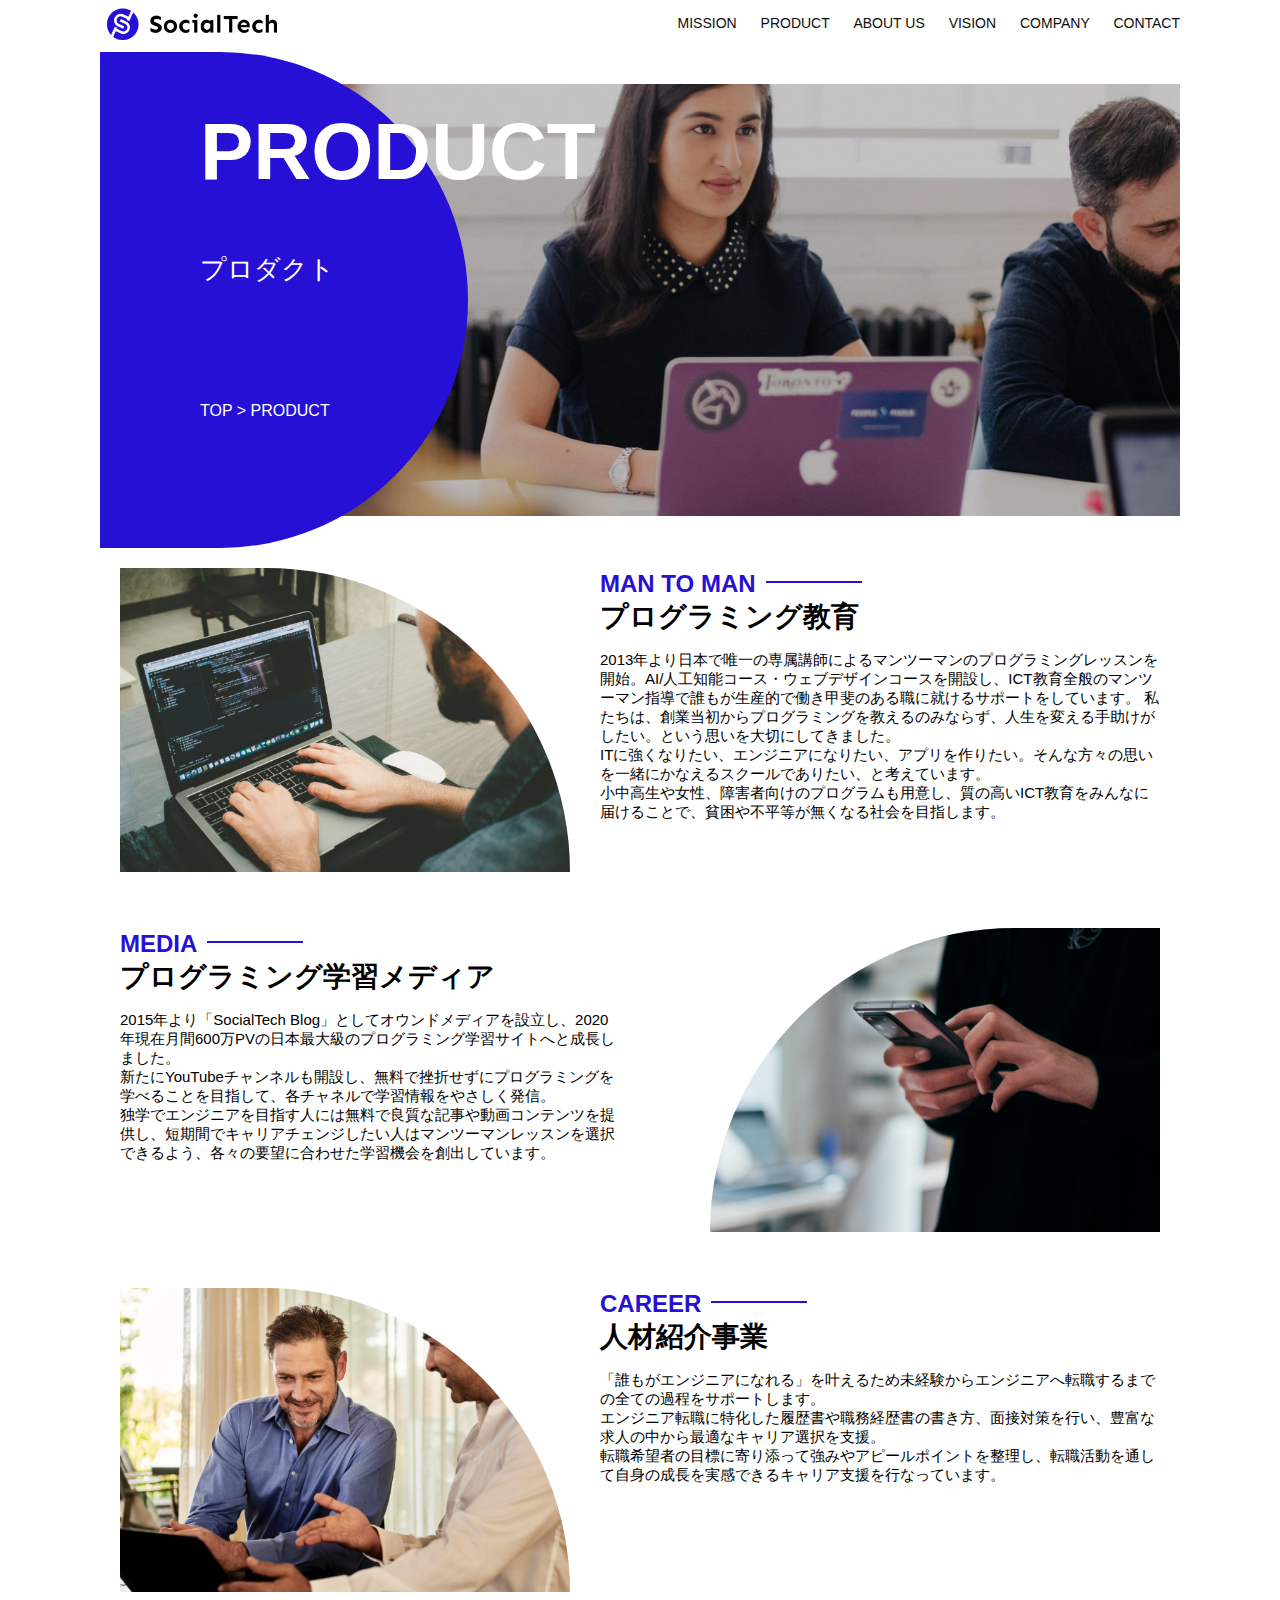
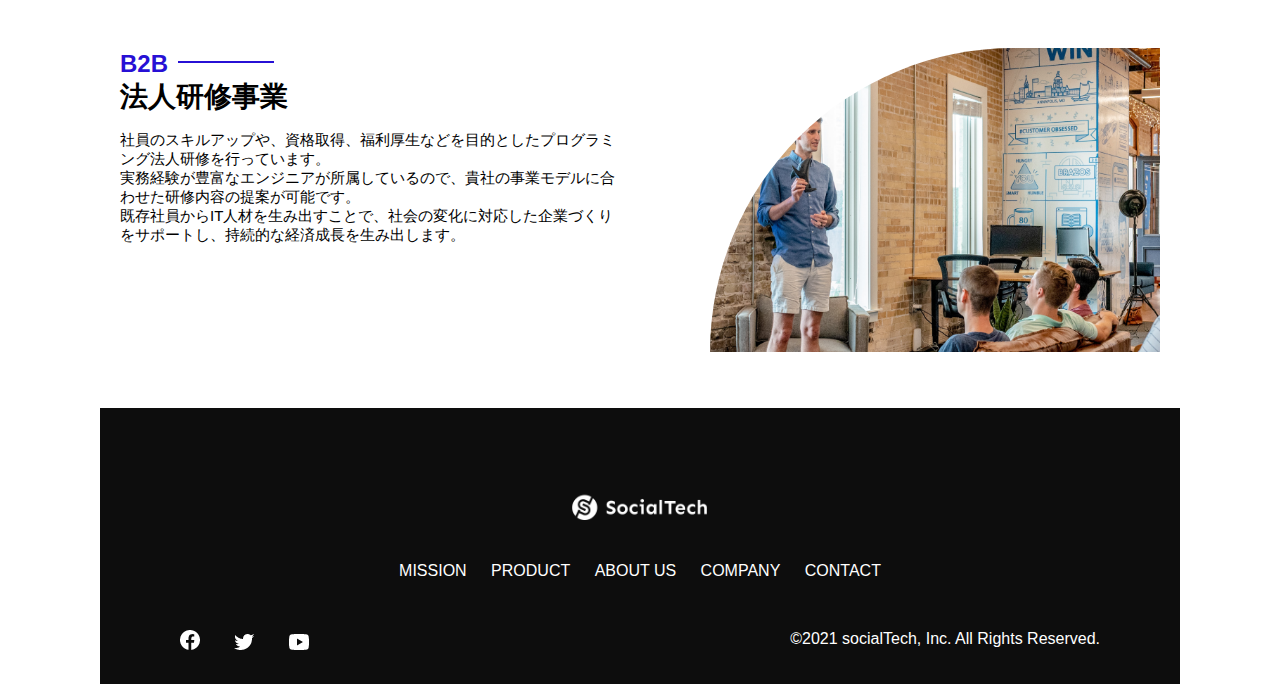
<file: product.html>
<!DOCTYPE html>
<html>
  <head>
    <title>socialTech -PRODUCT プロダクト-</title>
    <meta charset="utf-8">
    <meta name="description" content="socialTechの4つのプロダクトを紹介します">
    <meta name="viewport" content="width=device-width,initial-scale=1.0">
    <link rel="stylesheet" href="style.css">
    <style>
      img:not([alt]){
        border: 10px solid red;
      }
    </style>
  </head>
  <body>
    <!--ヘッダー-->
    <header>
      <!--ロゴ-->
      <a href="index.html" id="logo"><img src="images/logo.png" alt="トップページに戻る"></a>
   
      <!-- PC用ナビゲーション -->
      <nav id="nav-pc">
        <a href="mission.html">MISSION</a>
        <a href="product.html">PRODUCT</a>
        <a href="index.html#aboutus">ABOUT US</a>
        <a href="index.html#vision">VISION</a>
        <a href="index.html#company">COMPANY</a>
        <a href="index.html#contact">CONTACT</a>
      </nav>

     <!--スマホ用メニューボタン-->
     <img id="menu-sp" src="images/button-menu.png" alt="ナビゲーションを開く" onclick="document.getElementById('nav-sp').style.display = 'block'">
      <!--スマホ用ナビゲーション-->
      <nav id="nav-sp">
        <img id="close" src="images/button-close.png" alt="ナビゲーションを閉じる"onclick="document.getElementById('nav-sp').style.display='none'"><img src="images/logo-sp.png"alt="トップページに戻る"></a>
        <a id="logo-sp" href="index.html"onclick="document.getElementById('nav-sp').style.display='none'"><img src="images/logo-sp.png"alt="トップページに戻る"></a>
        <a class="menu" href="mission.html" onclick="document.getElementById('nav-sp').style.display = 'none'">MISSION</a>
        <a class="menu" href="product.html" onclick="document.getElementById('nav-sp').style.display = 'none'">PRODUCT</a>
        <a class="menu" href="index.html#aboutus" onclick="document.getElementById('nav-sp').style.display = 'none'">ABOUT
          US</a>
        <a class="menu" href="index.html#vision"
          onclick="document.getElementById('nav-sp').style.display = 'none'">VISION</a>
        <a class="menu" href="index.html#company"
          onclick="document.getElementById('nav-sp').style.display = 'none'">COMPANY</a>
        <a class="menu" href="index.html#contact"
          onclick="document.getElementById('nav-sp').style.display = 'none'">CONTACT</a>
        <div id="sns">
          <a href="https://www.facebook.com/sejuku2013"><img src="images/button-facebook.png" alt="Facebookのリンク"></a>
          <a href="https://twitter.com/samuraijuku"><img src="images/button-twitter.png" alt="Twitterのリンク"></a>
          <a href="https://www.youtube.com/channel/UCCFOQO5aDK0xXam4cUQXT8g"><img src="images/button-youtube.png" alt="YouTubeのリンク"></a>
        </div>
      </nav>
    </header>
    <main>
      <article>
        <section id="product-main">
          <div id="product-title">
            <h1>PRODUCT</h1>
            <span>プロダクト</span>
            <div>TOP > PRODUCT</div>
          </div>
        </section>
        <section class="product-section1">
          <img src="images/product/product-mantoman.png" alt="PCでコードを書く男性">
          <div>
            <h2 class="product-h2">MAN TO MAN</h2>
            <h3 class="product-h3">プログラミング教育</h3>
            <p>
              2013年より日本で唯一の専属講師によるマンツーマンのプログラミングレッスンを開始。AI/人工知能コース・ウェブデザインコースを開設し、ICT教育全般のマンツーマン指導で誰もが生産的で働き甲斐のある職に就けるサポートをしています。
              私たちは、創業当初からプログラミングを教えるのみならず、人生を変える手助けがしたい。という思いを大切にしてきました。<br>ITに強くなりたい、エンジニアになりたい、アプリを作りたい。そんな方々の思いを一緒にかなえるスクールでありたい、と考えています。<br>小中高生や女性、障害者向けのプログラムも用意し、質の高いICT教育をみんなに届けることで、貧困や不平等が無くなる社会を目指します。
            </p>
          </div>
        </section>
        <section class="product-section2">
          <div>
            <h2 class="product-h2">MEDIA</h2>
            <h3 class="product-h3">プログラミング学習メディア</h3>
            <p>
              2015年より「SocialTech Blog」としてオウンドメディアを設立し、2020年現在月間600万PVの日本最大級のプログラミング学習サイトへと成長しました。<br>新たにYouTubeチャンネルも開設し、無料で挫折せずにプログラミングを学べることを目指して、各チャネルで学習情報をやさしく発信。<br>独学でエンジニアを目指す人には無料で良質な記事や動画コンテンツを提供し、短期間でキャリアチェンジしたい人はマンツーマンレッスンを選択できるよう、各々の要望に合わせた学習機会を創出しています。
            </p>
          </div>
          <img src="images/product/product-media.png" alt="スマートフォンを操作する人">
        </section>
        <section class="product-section1">
          <img src="images/product/product-career.png" alt="笑顔で話し合う2人の男性">
          <div>
           <h2 class="product-h2">CAREER</h2>
           <h3 class="product-h3">人材紹介事業</h3>
           <p>
             「誰もがエンジニアになれる」を叶えるため未経験からエンジニアへ転職するまでの全ての過程をサポートします。<br>エンジニア転職に特化した履歴書や職務経歴書の書き方、面接対策を行い、豊富な求人の中から最適なキャリア選択を支援。<br>転職希望者の目標に寄り添って強みやアピールポイントを整理し、転職活動を通して自身の成長を実感できるキャリア支援を行なっています。<br>
           </p>
          </div>
        </section>
        <section class="product-section2">
          <div>
            <h2 class="product-h2">B2B</h2>
            <h3 class="product-h3">法人研修事業</h3>
            <p>
              社員のスキルアップや、資格取得、福利厚生などを目的としたプログラミング法人研修を行っています。<br>実務経験が豊富なエンジニアが所属しているので、貴社の事業モデルに合わせた研修内容の提案が可能です。<br>既存社員からIT人材を生み出すことで、社会の変化に対応した企業づくりをサポートし、持続的な経済成長を生み出します。
            </p>
          </div>
          <img src="images/product/product-b2b.png" alt="講演中の男性とそれを聴く人々">
        </section>
      </article>
      <footer>
        <div id="footer-logo">
          <img src="images/logo-sp.png" alt="socialTech">
        </div>
        <div id="footer-link">
          <a href="mission.html">MISSION</a>
          <a href="product.html">PRODUCT</a>
          <a href="index.html#aboutus">ABOUT US</a>
          <a href="index.html#vision">COMPANY</a>
          <a href="index.html#contact">CONTACT</a>
        </div>
        <div id="sns-footer">
          <a href="https://www.facebook.com/sejuku2013"><img src="images/button-facebook.png"alt="Facebookのリンク"></a>
          <a href="https://www.twitter.com/samuraijuku"><img src="images/button-twitter.png" alt="twitterのリンク"></a>
          <a href="https://www.youtube.com/channel/UCCFOQO5aDK0xXam4cUQXT8g"><img src="images/button-youtube.png" alt="YouTubeのリンク"></a>
          <span id="copyright">&copy;2021 socialTech, Inc. All Rights Reserved. </span>
        </div>
      </footer> 
    </main>
  </body>

</html>
</file>
<file: style.css>
/* PC,スマホ共通スタイル */
body {
  font-family: "Source Sans Pro", "Hiragino Kaku Gothic ProN", Meiryo, Arial, sans-serif;
}

p {
  font-size: 15px;
}
/* =======================
PC用のスタイル
======================= */
@media screen and (min-width: 768px) {
  /* 横幅設定 */
    body {
      max-width: 1080px;
      min-width: 960px; 
      margin: 0 auto 0 auto;
    }

    /* ヘッダー */
    header {
      display: flex;
      justify-content: space-between;
    }

    /* ナビゲーションのレイアウト */
    #nav-pc {
      font-size: 14px;
      padding-top: 15px;
    }

    /* ナビゲーションのリンクの装飾設定 */
    #nav-pc > a {
      text-decoration: none;
      margin-left: 20px;
    }
    #nav-pc > a:link {
      color: #0d0d0d;
    }
    #nav-pc > a:visited {
      color: #0d0d0d;
    }
    #nav-pc > a:hover {
      color: #0d0d0d;
      text-decoration: underline;
    }
    #nav-pc > a:active {
      color: #0d0d0d;
    }
    /* スマホ用ナビを非表示 */
    #nav-sp,
    #menu-sp {
      display: none;
    }

    /* メインビジュアル */
    #main-visual {
      position: relative;
      height: 470px;
      width: 100%;
      overflow: hidden;
    }
    #main-visual > div {
      position: absolute;
      top: 0;
      left: 0;
      background-color: #2710d5;
      color: white;
      border-radius: 0 0 476px 0;
      text-align: center;
      height: 280px;
      width: 100%;
      z-index: 11;
    }
    #main-visual > div > h1 {
      font-size: 28px;
      margin: 90px 0 0 0;
    }

    #main-visual > div > p {
      margin: 0;
    }

    #main-visual > img {
      width: 100%;
      border-radius: 476px 0 0 0;
      z-index: 10;
      position: absolute;
      bottom: 0;
      right: 0;
    }
     
    
  

  #main-message {
    position: absolute;
    top: 0;
    left: 0;
    background-color: #2710d5;
    color: #ffffff;
    border-radius: 0 0 476px 0;
    max-width: 620px;
    height: 100%;
    width: 100%;
    z-index: 11;
  }

  #main-message > h1 {
    font-size: 60px;
    font-weight: bold;
    margin: 100px 0 0 50px;
  }
  #main-message > p {
    font-size: 28px;
    margin: 0 0 0 50px;
  }

  #main-visual > img {
    max-width: 620px;
    border-radius: 476px 0 0 0;
    position: absolute;
    top: 0;
    right: 0;
    z-index: 10;
  }
  /* 見出し */
  h2 {
    margin: 40px 0 0 0;
  }

  h2::after {
    content: url("images/line.png");
    margin-left: 10px;
  }

  h3 {
    font-size: 27px;
  }

  /* ミッション */
  #mission {
    margin: 80px auto 80px auto;
    width: 100%
  }

  #mission-flex {
    width: 100%;
    display: flex;
  }
  #mission-flex > div {
    width: 50%;
    margin: 20px;
  }

  #mission-photo {
    width: 100%
  }

  #s2dgs {
    margin-top: 50px;
    width: 100%;
  }
  /* プロダクト */
  #product {
    background-color: #fafafa;
    margin: 80px 0 80px 0;
    padding: 10px 40px 0px 40px;
  }

  /* 外枠 */
  #product > div {
    margin-top: 40px;
    display: flex;
  }

  /* 左のカラム */
  #product-left {
    width: 50%;
    margin-right: 20px;
  }

  /* 右のカラム */
  #product-right {
    width: 50%;
    margin-left: 20px;
    margin-top: 80px;
  }

  /* 画像＋説明の枠 */
  #product-left > div {
    position: relative;
    height: 480px;
    margin-right: 20px;
  }
  #product-right > div {
    position: relative;
    height: 480px;
    margin-left: 20px;
  }

  /* 画像 */
  .product-photo {
    width: 100%;
  }

  /* 説明文の枠 */
  .product-explain {
    background-color: #FFFFFF;
    position: absolute;
    left: 0;
    top: 280px;
    margin: 0 40px 0 40px;
    padding: 20px;
    box-shadow: 5px 5px 10px rgba(0, 0, 0, 0.05);
  }

  /* 説明文の英語 */
  .product-explain > span {
    color: #2710d5;
    font-weight: bold;
    font-size: 16px;
    margin: 0;
  }

  /* 説明文の見出し */
  .product-explain > h3 {
    font-size: 20px;
    margin: 5px 0 5px 0;
  }

  /* 説明文 */
  .product-explain > p {
    font-size: 14px;
    margin: 0;
  }

  /* 「もっとみる」ボタン */
  #product-more {
    margin: 0 auto -42px auto;
  }

  /* ABOUT US */
  #aboutus {
    margin: 80px auto 80px auto;
  }

  /* ３つの組織文化と画像を入れる枠 */
  #aboutus > div {
    display: flex;
  }

  /* 画像 */
  .culture-img {
    width: 100%;
    align-self: flex-start;
  }

  .culture-img2 {
    margin-top: 50px;
    width: 100%;
  }

  /* ３つの組織文化の表 */
  .culture-table {
    margin-right: 50px;
  }

  /* 番号 */
  .culture-num {
    font-size:80px;
    color: #2710d5;
    margin: 0 20px 0 0;
  }

  /* 組織文化英語 */
  .culture-en {
    color: #2710d5;
    font-weight: bold;
    font-size: 24px;
    display: block;
  }

  /* 組織文化日本語 */
  .culture-jp {
    font-size: 28px;
    font-weight: bold;
  }

  /* 説明文 */
  .culture-description {
    margin: 0;
  }

  /* ビジョン */
  #vision {
    margin: 80px auto 80px auto;
  }

  /* セクション内の外枠 */
  #vision > div {
    width: 100%;
    display: flex;
    justify-content: space-between;
    flex-wrap: wrap;
  }

  /* ７つの行動指針の枠 */
  .vision-box {
    width: 300px;
    height: 300px;
    margin-bottom: 30px;
    position: relative;
  }

  .vision-box > img {
    width:100%;
    height: auto;
    position: absolute;
    top: 0;
    left: 0;
    z-index: 30;
  }

  .vision-box > span {
    position: absolute;
    top: 0;
    left: 0;
    z-index: 31;
    margin-right: 20px;
  }

  .vision-box > span >h4 {
    color: #2710d5;
    font-size: 19px;
    margin: 80px 0 0 0;
  }

  .vision-box > span > h4::first-letter {
  font-size: 40px;
  }

  .vision-box > span >h5 {
    font-size:20px;
    margin: 0 0 0 0;
  }

  .vision-box > span >p {
    margin: 10px 0 0 0;
  }

  /* 会社概要 */
  #company {
    margin: 80px auto 80px auto;
  }

  #company-table {
    width: 100%
  }

  .tableheader {
    text-align: left;
    padding: 20px;
    border-bottom-color: #2710d5;
    border-bottom-width: 1px;
    border-bottom-style: solid;
    width: 100px;
  }

  .tableheader-first {
    text-align: left;
    padding: 20px;
    border-bottom-color: #2710d5;
    border-bottom-width: 1px;
    border-bottom-style: solid;
    width: 100px;
    border-top-color: #2710d5;
    border-top-width: 1px;
    border-top-style: solid;
  }

  .cell {
    padding: 30px;
    border-bottom-color: #ececec;
    border-bottom-width: 1px;
    border-bottom-style: solid;
  }

  .cell-first {
    padding: 30px;
    border-bottom-color: #ececec;
    border-bottom-width: 1px;
    border-bottom-style: solid;
    border-top-color: #ececec;
    border-top-width: 1px;
    border-top-style: solid;
  }

  #company > iframe {
    width: 100%;
    height: 368px;
    margin-top: 40px;
  }

  /* お問い合わせ */
  #contact {
    margin: 80px auto 80px auto;
  }

  /* 外枠 */
  #contact > form > div {
    display: flex;
    flex-direction: row;
    flex-wrap: wrap;
    padding-bottom: 30px;
  }

  /* 左列の見出し */
  .contact-heading {
    width: 240px;
    align-self: center;
  }
  /* 見出しのラベル */
  .contact-span {
    color: #ce2222;
    margin: 0 0 0 20px;
    font-weight: bold;
  }

  /* テキストボックス */
  .contact-textbox {
    border-top: 0;
    border-left: 0;
    border-right: 0;
    border-bottom-width: 1px;
    border-bottom-color: #707070;
    border-bottom-style: solid;
    background-color: #fafafa;
    width: 400px;
    height: 56px;
  }

  /* お問い合わせ内容のテキストエリア */
  .contact-textarea {
    border-top: 0;
    border-left: 0;
    border-right: 0;
    border-bottom-width: 1px;
    border-bottom-color: #707070;
    border-bottom-style: solid;
    background-color: #fafafa;
    width: 400px;
    height: 200px;
  }

  /* 個人情報の取り扱い */
  details {
    width: 700px;
  }
  details > div {
    background-color: #fafafa;
    padding: 20px;
  }
  details > div >span {
    font-weight: bold;
  }

  /* フッター */
  footer {
    background-color: #0d0d0d;
    text-align: center;
    padding: 80px 80px 30px 80px;
  }

  #footer-logo {
    margin-bottom: 30px;
  }

  #footer-link {
    margin-bottom: 50px;
  }

  #footer-link > a {
    text-decoration: none;
    margin: 10px;
  }

  #footer-link > a:link {
    color: #FFFFFF;
  }

  #footer-link > a:visited {
    color: #ffffff;
  }

  #footer-link > a:hover {
    color: #ffffff;
    text-decoration: underline;
  }

  #footer-link > a:active {
    color: #ffffff;
  }

  #sns-footer {
    text-align: left;
    width: 100%;
  }

  #sns-footer > a {
    margin-right: 30px;
  }

  #copyright {
    color: #ffffff;
    float: right;
  }/* mission.html用のスタイル */
/* ミッションのメインビジュアル */
#mission-main {
  height: 496px;
  width: 100%;
  background-image: url("images/mission/mission-main.png");
  background-repeat: no-repeat;
  background-position-y: center;
}

#mission-title {
  background-color: #2710d5;
  width: 368px;
  color: #ffffff;
  height: 496px;
  border-radius: 0 248px 248px 0;
  position: relative;
}
#mission-title > h1 {
  position: absolute;
  top: 0;
  left: 100px;
  font-size: 80px;
}

#mission-title > span {
  position: absolute;
  top: 200px;
  left: 100px;
  font-size: 26px;
}

#mission-title > div {
  position: absolute;
  top: 350px;
  left: 100px;
  font-size: 16px;
}

#mission-s2dgs {
  width: 100%;
  margin: 20px;
}

.mission-hs {
  color: #2710d5;
  font-size: 40px;
}

.mission-h2::after {
  content: none;
}

#mission-5goals {
  margin: 20px;
  display: flex;
}

#mission-5goals > div {
  flex-grow: 1;
  padding: 20px;
}

#mission-5goals > div > div {
  margin-bottom: 40px;
}

.fivegoals-image-right {
  float: right;
  margin: 20px;
}

.fivegoals-number {
  color: #2710d5;
  font-size: 48px;
  margin: 0;
}

.fivegoals-h3 {
  font-size: 28px;
  margin: 0;
}

.fivegoals-p {
  margin: 0;
}

/* プロダクトページ */
#product-main {
  height: 496px;
  width: 100%;
  background-image: url("images/product/product-main.png");
  background-repeat: no-repeat;
  background-position-y: center;
  }

  #product-title {
    background-color: #2710d5;
    width: 368px;
    color: #ffffff;
    height: 496px;
    border-radius: 0 248px 248px 0;
    position: relative;
  }
  
  #product-title > h1 {
    position: absolute;
    top: 0;
    left: 100px;
    font-size: 80px;
  }

  #product-title > span {
    position: absolute;
    top: 200px;
    left: 100px;
    font-size: 26px;
  }

  #product-title > div {
    position: absolute;
    top: 350px;
    left: 100px;
    font-size: 16px;
  }

  /* セクション1 */
  .product-section1 {
    position: relative;
    margin: 20px;
    height: 340px;
  }

  .product-section1 > img {
    position: absolute;
    top: 0;
    left: 0;
    width: 450px;
    margin: 0 40px 30px 0;
    border-radius: 0 432px 0 0;
  }

  .product-section1 > div {
    position: absolute;
    top: 0;
    left: 480px;
  }


  /* セクション2 */
  .product-section2 {
    position: relative;
    margin: 20px;
    height: 340px;
  }
  .product-section2 > img {
    position:absolute;
    top: 0;
    right: 0;
    width: 450px;
    margin: 0 0 30px 40px;
    border-radius: 432px 0 0 0;
  }

  .product-section2 > div {
    width: 500px;
    position: absolute;
    top: 0;
    left: 0;
  }

  .product-h2 {
    color: #2710d5;
    font-size: 24px;
    margin: 0;
  }

  .product-h3 {
    font-size: 28px;
    margin: 0;
  }
}


/* ========================
スマートフォン用のスタイル
=========================== */
@media screen and (max-width: 767px) {
  body {
     min-width: 375px;
     margin: 0;
   }
 
   /* PC用ナビゲーション非表示 */
   #nav-pc {
     display: none;
   }
 
   /* ハンバーガーメニュー */
   #menu-sp {
     float: right;
     padding: 0;
   }

  /* スマホ用ナビゲーションの表示切替 */
  /* 初期状態、レイアウトと非表示設定 */
   #nav-sp {
    background-color: #2710d5;
    position: absolute;
    left: 0;
    top: 0;
    height: 100%;
    width: 100%;
    display: none;
    z-index: 100;
  }

  /* ×ボタン */
  #close {
    position: absolute;
    top: 20px;
    right: 20px;
  }

  /* ナビゲーションメニュー用ロゴ */
  #logo-sp {
    margin: 80px 0 30px 20px;
  }

  /* ナビゲーションのリンクの装飾設定 */
  #nav-sp > a {
    display: block;
  }
  #nav-sp > a:link {
    color: #FFFFFF;
  }
  #nav-sp > a:visited {
    color: #FFFFFF;
  }
  #nav-sp > a:hover {
    color:#ffffff;
    text-decoration: underline;
  }
  #nav-sp > a:active {
    color: #ffffff;
  }
  #nav-sp > .menu {
    text-decoration: none;
    display: block;
    margin: 0 20px 0 20px;
    height: 44px;
    font-size: 16px;
    background-image: url("images/arrow.png");
    background-repeat: no-repeat;
    background-position: right top;
  }
  #sns {
    position: absolute;
    bottom: 20px;
    left: 20px;
  }
  #sns > a {
    margin-right: 30px;
  }

  /* メインビジュアル */
  #main-visual {
    position: relative;
    height: 470px;
    width: 100%;
    overflow: hidden;
  }
  #main-visual > div {
    position:absolute;
    top: 0;
    left:0;
    background-color: #2710d5;
    color: white;
    border-radius: 0 0 476px 0;
    text-align: center;
    height: 280px;
    width: 100%;
    z-index: 11;
  }
  #main-visual > div > h1 {
    font-size: 28px;
    margin: 90px 0 0 0;
  }
  
  #main-visual > div > p {
    margin: 0;
  }
  #main-visual > img {
    width: 100%;
    border-radius: 476px 0 0 0;
    z-index: 10;
    position: absolute;
    bottom: 0;
    right: 0;
  }
  /* 見出し */
  h2::after {
    content: url("images/line.png");
    margin-left:10px;
  }

  h3 {
    font-size: 24px;
    margin: 10px 0 0 0;
  }

  /* ミッション */
  #mission {
    margin: 20px;
  }
  #mission-photo {
    width: 100%;
  }

  #s2dgs {
    width: 100%;
  }

  /* プロダクト */
  #product {
    background-color: #fafafa;
    padding: 10px;
  }

  #product h2 {
    margin-left: 20px;
  }

  /* 外枠 */
  /* 左右のカラム　スマホでは縦並び */
  #product-left,
  #product-right {
    margin-right: 20px;
    margin-left: 20px;
  }

  /* 画像＋説明の枠 */
  #product-left > div,
  #product-right > div {
    position: relative;
    height: 540px;
  }

  /* 説明文の枠 */
  .product-explain {
    background-color: #ffffff;
    position: absolute;
    left: 0;
    bottom: 50px;
    padding: 20px;
    box-shadow: 5px 5px 10px rgba(0, 0, 0, 0.05);
  }

  .roduct-explain > span {
    color: #2710d5;
    font-weight: bold;
    font-size: 16px;
    margin: 0px;
  }

  .product-explain > h3 {
    margin: 10px 0 10px 0;
  }

  /* 画像 */
  .product-photo {
    width: 100%;
  }

  #product-more > img {
    margin: 0 0 -42px 20px;
  }

  /* ABOUT US */
  #aboutus {
    margin: 80px 20px 80px 20px;
  }

  #aboutus > div {
    display: flex;
    flex-direction: column;
  }

  .culture-table {
    width: 100%;
    padding-right: 20px;
    order: 2;
  }
  .culture-img {
    width: 100%;
    order: 1;
  }

  .culture-img2 {
    width: 100%;
  }

  .culture-num {
    font-size: 80px;
    color: #2710d5;
  }

  .culture-en {
    color: #2710d5;
    font-weight: bold;
    font-size: 24px;
    display: block;
  }

  .culture-jp {
    display: block;
  }

  .culture-description {
    margin: 0;
  }

  /* ビジョン */
  #vision {
    margin: 80px 20px 80px 20px;
  }

  .vision-box {
    width: 300px;
    height: 300px;
    margin-bottom: 30px;
    position: relative;
  }

  .vision-box >img {
    width: 100%;
    height: auto;
    position: absolute;
    top: 0;
    left: 0;
    z-index: 30;
  }

  .vision-box > span {
    position: absolute;
    top: 0;
    left: 0;
    z-index: 31;
    margin-right: 20px;
  }

  .vision-box > span > h4 {
    color: #2710d5;
    font-size: 19px;
    margin: 60px 0 0 0;
  }

  .vision-box >span > h5 {
    font-size: 20px;
    margin: 0 0 0 0;
  }

  .vision-box > span > p {
    margin: 10px 0 0 0;
  }

  /* 会社概要 */
  #company {
    margin: 0 20px 0 20px;
  }

  #company > h3 {
    margin-bottom: 20px;
  } 

  #company > table {
    width: 100%;
  }

  .tableheader-first {
    text-align: left;
    padding: 20px;
    border-bottom-color: #2710d5;
    border-bottom-width: 1px;
    border-bottom-style: solid;
    border-top-color: #2710d5;
    border-top-width: 1px;
    border-top-style: solid;
    width: 50px;
  }

  .tableheader {
    text-align: left;
    padding: 20px;
    border-bottom-color: #2710d5;
    border-bottom-width: 1px;
    border-bottom-style: solid;
    width: 50px;
  }
  .cell {
    padding: 20px;
    border-bottom-color: #ececec;
    border-bottom-width: 1px;
    border-bottom-style: solid;
  }

.cell-first {
  padding: 20px;
  border-bottom-color: #ececec;
  border-bottom-width: 1px;
  border-bottom-style: solid;
  border-top-color: #ececec;
  border-top-width: 1px;
  border-top-style: solid;
}

#company > iframe {
  width: 100%;
  height: 240px;
  margin: 40px 0 0 0;
}

/* お問い合わせ */
#contact {
  margin: 80px 20px 80px 20px;
}

#contact > h3 {
  margin-bottom: 20px;
}

#contact > form > div {
  margin-bottom: 20px;
}

.contact-heading {
  margin-bottom: 20px;
}

/* ラベル */
.contact-label {
  font-weight: bpld;
}

/* 必須 */
.contact-span {
  color: #ce2222;
  margin: 0 0 0 20px;
  font-weight: bold;
}

.contact-textbox {
  height: 56px;
  border-top: 0;
  border-left: 0;
  border-right: 0;
  background-color: #fafafa;
  border-bottom-color: #707070;
  border-bottom-width: 1px;
  border-style: solid;
  min-width: 300px;
  width: 100%;
}
.contact-textarea {
  height: 150px;
  border-top: 0;
  border-left: 0;
  border-right: 0;
  background-color: #fafafa;
  width: 100%;
}

.radiobutton {
  margin-bottom: 20px;
}

.radiobutton + label::after {
  content: "\A";
  white-space: pre;
}

/* フッター */
footer {
  background-color: #0d0d0d;
  padding: 30px 20px 50px 20px;
}

#footer-logo {
  margin-bottom: 30px;
}

#footer-link {
  margin-bottom: 50px;
}
#footer-link > a {
  text-decoration: none;
  margin: 0 20px 30px 0;
  display: block;
  background-image: url("images/arrow.png");
  background-repeat: no-repeat;
  background-position: right top;
}
#footer-link > a:link {
  color: #ffffff;
}
#footer-link > a:visited {
  color: #ffffff;
}
#footer-link > a:hover {
  color: #ffffff;
  text-decoration: underline;
}
#footer-link > a:active {
  color: #ffffff;
}
#sns-footer > a {
  margin-right: 30px;
}

#copyright {
  font-size: 12px;
  display: block;
  margin-top: 30px;
  color: #ffffff;
}

/* mission.html用スタイル */
/* ミッションのメインビジュアル */
#mission-main {
  height: 256px;
  width: 100%;
  background-image: url("images/mission/mission-main.png");
  background-repeat: no-repeat;
  background-position-y: center;
  background-size: auto 208px;
}

#mission-title {
  background-color: #2710d5;
  width: 136px;
  color: #ffffff;
  height: 256px;
  border-radius: 0 248px 248px 0;
  position: relative;
}
#mission-title > h1 {
  position: absolute;
  top: 0;
  left: 20px;
  font-size: 40px;
}

#mission-title > span {
  position: absolute;
  top: 110px;
  left: 20px;
  font-size: 18px;
}

#mission-title > div {
  position: absolete;
  top: 180px;
  left: 20px;
  font-size: 13px;
}

/* ミッションページ　S2DGｓの設定 */
#mission-s2dgs {
  margin: 20px;
}
.mission-h2 {
  color: #2710d5;
  font-size: 38px;
  margin: 0px;
}

.mission-h2::after {
  content: none;
}

#mission-s2dgs > img {
  width: 100%;
}

/* ミッションページ　5Goalsの設定 */
#mission-5goals {
  margin: 20px;
}

#mission-5goals > div > div {
  margin-bottom: 40px;
}

#s2dgs-image {
  width: 100%;
}
.fivegoals-image-right {
  margin: 20px auto 20px auto;
  display: block;
} 

.fivegoals-image-left {
  margin: 20px auto 20px auto;
  display: block;
}

.fivegoals-number {
  color: #2710d5;
  font-size: 28px;
  margin: 0;
}
.fivegoals-p {
  margin: 0;
}

/* プロダクトページ */
#product-main {
  height: 256px;
  width: 100%;
  background-image: url("images/product/product-main.png");
  background-repeat: no-repeat;
  background-position-y: center;
  background-size: auto 208px;
}
#product-title {
  background-color: #2710d5;
  width: 136px;
  color: #ffffff;
  height: 256px;
  border-radius: 0 248px 248px 0;
  position: relative;
}
#product-title > h1 {
  position: absolute;
  top: 0;
  left: 20px;
  font-size: 40px;
}
#product-title > span {
  position: absolute;
  top: 110px;
  left: 20px;
  font-size: 18px;
}
#product-title > div {
  position: absolute;
  top: 180px;
  left: 20px;
  font-size: 13px;
}

.product-section1 {
  margin: 20px;
}

.product-section1 > img {
  width: 100px;
  border-radius: 0 300px 0 0;
}

.product-section2 {
margin: 20px;
display: flex;
flex-direction: column;
}

.product-section2 > img {
  order: 1;
  width: 100%;
  border-radius: 300px 0 0 0;
}
.product-h2 {
  color: #2710d5;
  font-size: 24px;
  margin: 0;
}
.product-h3 {
  font-size: 28px;
  margin: 0;
}
}
</file>
